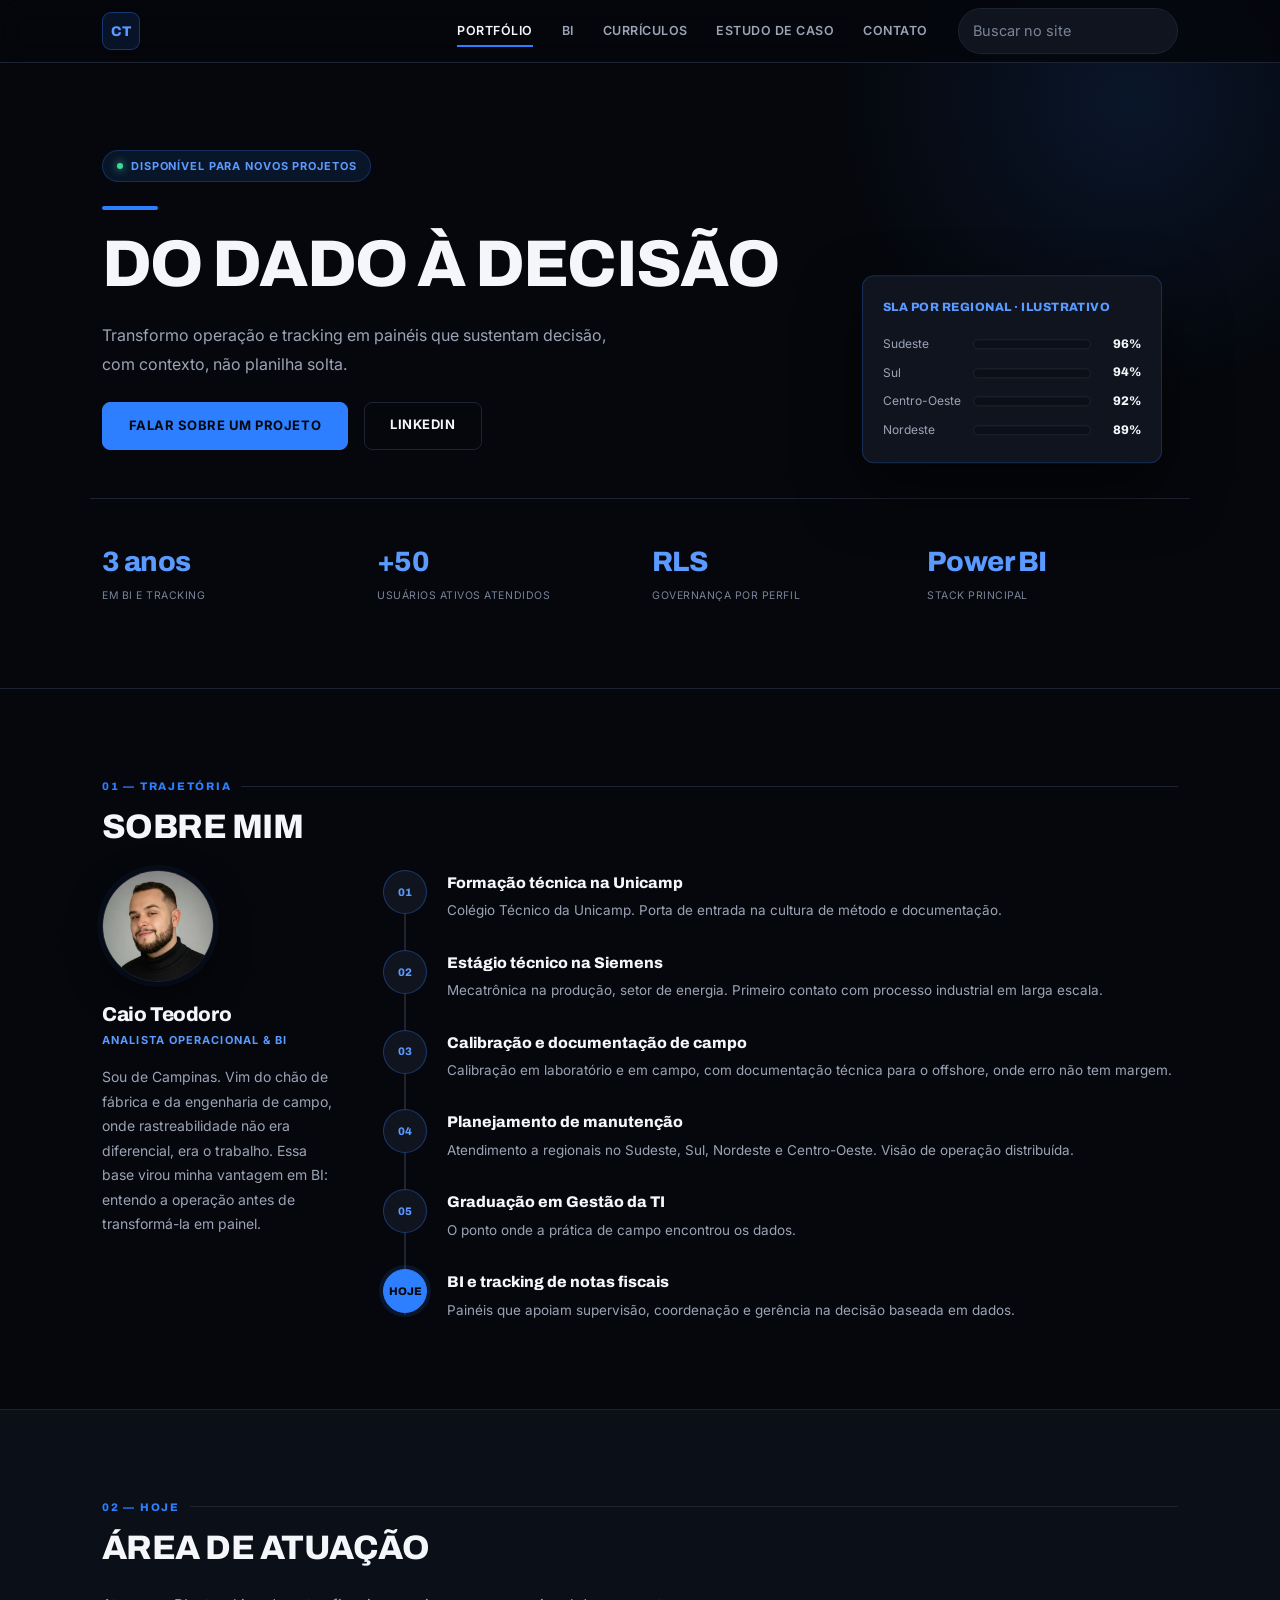
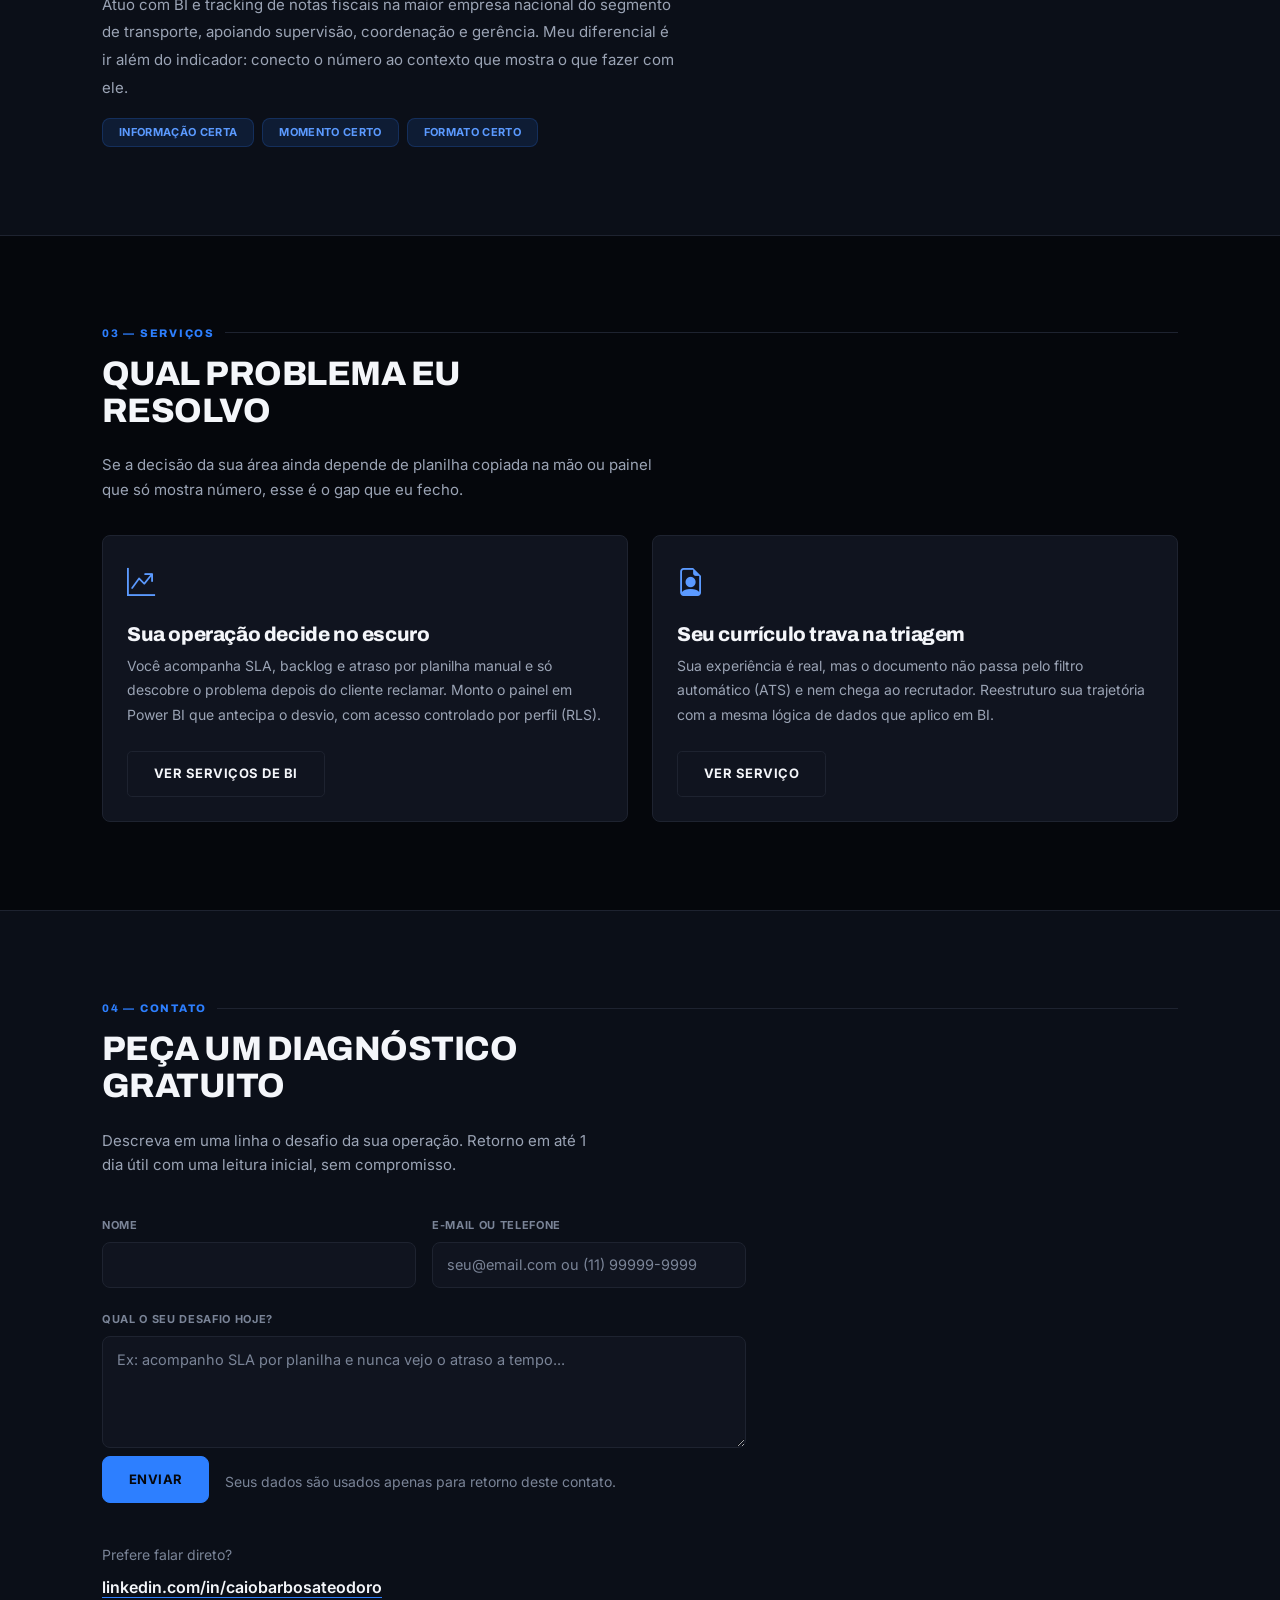
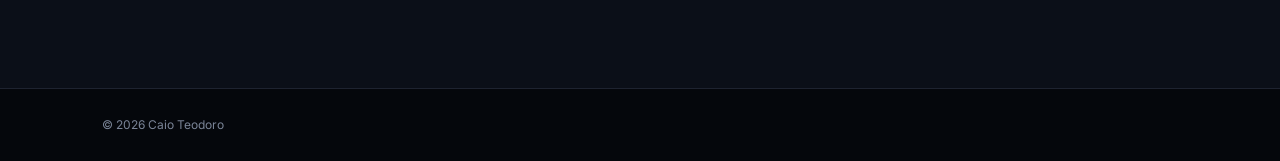
<file: index.html>
<!DOCTYPE html>
<html lang="pt-BR" data-bs-theme="dark">
<head>
<meta charset="UTF-8">
<meta name="viewport" content="width=device-width, initial-scale=1.0">
<title>Caio Teodoro | Analista Operacional & BI</title>
<meta name="description" content="Portfólio de Caio Teodoro, Analista Operacional e de BI. Soluções em Power BI, tracking e governança de dados para decisão baseada em contexto.">
<meta name="author" content="Caio Teodoro">

<link rel="canonical" href="https://caioteodorob.github.io/index.html">
<meta property="og:type" content="website">
<meta property="og:title" content="Caio Teodoro | Analista Operacional & BI">
<meta property="og:description" content="Portfólio de Caio Teodoro, Analista Operacional e de BI. Soluções em Power BI, tracking e governança de dados para decisão baseada em contexto.">
<meta property="og:url" content="https://caioteodorob.github.io/index.html">
<meta property="og:image" content="https://caioteodorob.github.io/assets/og-cover.png">
<meta property="og:locale" content="pt_BR">
<meta name="twitter:card" content="summary_large_image">
<meta name="twitter:title" content="Caio Teodoro | Analista Operacional & BI">
<meta name="twitter:description" content="Portfólio de Caio Teodoro, Analista Operacional e de BI. Soluções em Power BI, tracking e governança de dados para decisão baseada em contexto.">
<meta name="twitter:image" content="https://caioteodorob.github.io/assets/og-cover.png">

<link rel="icon" href="assets/favicon.svg" type="image/svg+xml">
<link rel="preconnect" href="https://fonts.googleapis.com">
<link rel="preconnect" href="https://fonts.gstatic.com" crossorigin>
<link href="https://fonts.googleapis.com/css2?family=Archivo:wght@700;800;900&family=Inter:wght@300;400;500;600;700&display=swap" rel="stylesheet">
<link rel="stylesheet" href="https://cdn.jsdelivr.net/npm/bootstrap@5.3.3/dist/css/bootstrap.min.css">
<link rel="stylesheet" href="https://cdn.jsdelivr.net/npm/bootstrap-icons@1.11.3/font/bootstrap-icons.css">
<link rel="stylesheet" href="styles.css">

<!-- ANALYTICS: Microsoft Clarity (gratuito). Descomente e troque SEU_ID_CLARITY.
     Painel em https://clarity.microsoft.com mostra mapa de calor, gravacao de sessao
     e de onde vem o visitante. Use por ~15 dias para saber se falta trafego ou conversao. -->
<!--
<script type="text/javascript">
  (function(c,l,a,r,i,t,y){c[a]=c[a]||function(){(c[a].q=c[a].q||[]).push(arguments)};
  t=l.createElement(r);t.async=1;t.src="https://www.clarity.ms/tag/"+i;
  y=l.getElementsByTagName(r)[0];y.parentNode.insertBefore(t,y);})(window,document,"clarity","script","SEU_ID_CLARITY");
</script>
-->
</head>
<body>

<nav class="navbar navbar-expand-lg fixed-top navbar-blur border-bottom" style="--bs-border-color:var(--line);">
  <div class="container-xl">
    <a href="index.html" class="navbar-brand py-0" aria-label="Caio Teodoro — página inicial"><span class="brand-mark">CT</span></a>
    <button class="navbar-toggler" type="button" data-bs-toggle="collapse" data-bs-target="#navLinks" aria-controls="navLinks" aria-expanded="false" aria-label="Abrir menu">
      <span class="navbar-toggler-icon"></span>
    </button>
    <div class="collapse navbar-collapse" id="navLinks">
      <ul class="navbar-nav ms-auto mb-3 mb-lg-0 align-items-lg-center">
        <li class="nav-item"><a class="nav-link active" href="index.html">Portfólio</a></li>
        <li class="nav-item"><a class="nav-link" href="bi.html">BI</a></li>
        <li class="nav-item"><a class="nav-link" href="curriculos.html">Currículos</a></li>
        <li class="nav-item"><a class="nav-link" href="caso-agro.html">Estudo de caso</a></li>
        <li class="nav-item"><a class="nav-link" href="#contato">Contato</a></li>
      </ul>
      <div class="nav-search-wrap ms-lg-3">
        <input type="text" id="siteSearch" class="form-control nav-search-input" placeholder="Buscar no site" autocomplete="off" aria-label="Buscar no site">
        <ul class="nav-search-results" id="siteSearchResults"></ul>
      </div>
    </div>
  </div>
</nav>

<header class="hero">
  <div class="container-xl position-relative">
    <div style="max-width:680px;">
      <span class="status-pill mb-3"><span class="status-dot"></span>Disponível para novos projetos</span>
      <h1 class="display-brand mt-2">Do dado à <em>decisão</em></h1>
      <p class="fs-6 mt-4" style="max-width:520px; color:var(--ink-2); line-height:1.8;">Transformo operação e tracking em painéis que sustentam decisão, com contexto, não planilha solta.</p>
      <div class="d-flex flex-wrap gap-3 mt-4">
        <a href="#contato" class="btn btn-primary">Falar sobre um projeto</a>
        <a href="https://www.linkedin.com/in/caiobarbosateodoro/" target="_blank" rel="noopener" class="btn btn-outline-light">LinkedIn</a>
      </div>
    </div>

    <div class="hero-visual">
      <div class="data-panel">
        <div class="data-panel-head">SLA por regional · ilustrativo</div>
        <div class="d-flex flex-column gap-2">
          <div class="bar-row"><span>Sudeste</span><span class="bar-track"><span class="bar-fill" style="width:96%;"></span></span><span class="bar-val">96%</span></div>
          <div class="bar-row"><span>Sul</span><span class="bar-track"><span class="bar-fill" style="width:94%;"></span></span><span class="bar-val">94%</span></div>
          <div class="bar-row"><span>Centro-Oeste</span><span class="bar-track"><span class="bar-fill" style="width:92%;"></span></span><span class="bar-val">92%</span></div>
          <div class="bar-row"><span>Nordeste</span><span class="bar-track"><span class="bar-fill" style="width:89%;"></span></span><span class="bar-val">89%</span></div>
        </div>
      </div>
    </div>

    <div class="row mt-5 pt-4 gx-4 gy-3" style="border-top:1px solid var(--line);">
      <div class="col-6 col-md-3"><div class="stat-num">3 anos</div><div class="stat-label">em BI e tracking</div></div>
      <div class="col-6 col-md-3"><div class="stat-num">+50</div><div class="stat-label">usuários ativos atendidos</div></div>
      <div class="col-6 col-md-3"><div class="stat-num">RLS</div><div class="stat-label">governança por perfil</div></div>
      <div class="col-6 col-md-3"><div class="stat-num">Power BI</div><div class="stat-label">stack principal</div></div>
    </div>
  </div>
</header>

<section id="sobre" class="py-section">
  <div class="container-xl">
    <div class="kicker">01 — Trajetória</div>
    <div class="sec-title mb-4">Sobre mim</div>

    <div class="row g-5">
      <aside class="col-lg-3">
        <div class="about-photo mb-3">
          <picture>
            <source srcset="assets/avatar.webp" type="image/webp">
            <img src="assets/avatar.jpg" alt="Caio Teodoro" width="112" height="112" loading="lazy">
          </picture>
        </div>
        <div class="font-display fs-5">Caio Teodoro</div>
        <div class="mb-3" style="color:var(--electric-2); font-size:11px; font-weight:700; text-transform:uppercase; letter-spacing:.1em;">Analista Operacional &amp; BI</div>
        <p style="color:var(--ink-2); font-size:14px; line-height:1.75;">Sou de Campinas. Vim do chão de fábrica e da engenharia de campo, onde rastreabilidade não era diferencial, era o trabalho. Essa base virou minha vantagem em BI: entendo a operação antes de transformá-la em painel.</p>
      </aside>

      <div class="col-lg-9">
        <ol class="timeline">
          <li class="tl-item">
            <div class="tl-marker">01</div>
            <div>
              <div class="tl-title">Formação técnica na Unicamp</div>
              <div class="tl-desc">Colégio Técnico da Unicamp. Porta de entrada na cultura de método e documentação.</div>
            </div>
          </li>
          <li class="tl-item">
            <div class="tl-marker">02</div>
            <div>
              <div class="tl-title">Estágio técnico na Siemens</div>
              <div class="tl-desc">Mecatrônica na produção, setor de energia. Primeiro contato com processo industrial em larga escala.</div>
            </div>
          </li>
          <li class="tl-item">
            <div class="tl-marker">03</div>
            <div>
              <div class="tl-title">Calibração e documentação de campo</div>
              <div class="tl-desc">Calibração em laboratório e em campo, com documentação técnica para o offshore, onde erro não tem margem.</div>
            </div>
          </li>
          <li class="tl-item">
            <div class="tl-marker">04</div>
            <div>
              <div class="tl-title">Planejamento de manutenção</div>
              <div class="tl-desc">Atendimento a regionais no Sudeste, Sul, Nordeste e Centro-Oeste. Visão de operação distribuída.</div>
            </div>
          </li>
          <li class="tl-item">
            <div class="tl-marker">05</div>
            <div>
              <div class="tl-title">Graduação em Gestão da TI</div>
              <div class="tl-desc">O ponto onde a prática de campo encontrou os dados.</div>
            </div>
          </li>
          <li class="tl-item tl-now">
            <div class="tl-marker">Hoje</div>
            <div>
              <div class="tl-title">BI e tracking de notas fiscais</div>
              <div class="tl-desc">Painéis que apoiam supervisão, coordenação e gerência na decisão baseada em dados.</div>
            </div>
          </li>
        </ol>
      </div>
    </div>
  </div>
</section>

<section class="py-section bg-panel-section">
  <div class="container-xl">
    <div class="kicker">02 — Hoje</div>
    <div class="sec-title mb-4">Área de atuação</div>
    <p style="max-width:64ch; color:var(--ink-2); font-size:15px; line-height:1.85;">Atuo com BI e tracking de notas fiscais na maior empresa nacional do segmento de transporte, apoiando supervisão, coordenação e gerência. Meu diferencial é ir além do indicador: conecto o número ao contexto que mostra o que fazer com ele.</p>
    <div class="d-flex flex-wrap gap-2 mt-3">
      <span class="badge badge-tag rounded-2 px-3 py-2">Informação certa</span>
      <span class="badge badge-tag rounded-2 px-3 py-2">Momento certo</span>
      <span class="badge badge-tag rounded-2 px-3 py-2">Formato certo</span>
    </div>
  </div>
</section>

<section class="py-section">
  <div class="container-xl">
    <div class="kicker">03 — Serviços</div>
    <div class="sec-title mb-4">Qual problema eu resolvo</div>
    <p style="max-width:64ch; color:var(--ink-2); font-size:15px; margin-bottom:32px;">Se a decisão da sua área ainda depende de planilha copiada na mão ou painel que só mostra número, esse é o gap que eu fecho.</p>

    <div class="row g-4">
      <div class="col-md-6">
        <a href="bi.html" class="card card-hover h-100 text-decoration-none p-4">
          <div class="card-body p-0">
            <i class="bi bi-graph-up-arrow fs-3" style="color:var(--electric-2);"></i>
            <h3 class="font-display fs-5 mt-3 mb-2" style="color:var(--ink);">Sua operação decide no escuro</h3>
            <p style="color:var(--ink-2); font-size:14px; line-height:1.75;">Você acompanha SLA, backlog e atraso por planilha manual e só descobre o problema depois do cliente reclamar. Monto o painel em Power BI que antecipa o desvio, com acesso controlado por perfil (RLS).</p>
            <span class="btn btn-outline-light btn-sm mt-2">Ver serviços de BI</span>
          </div>
        </a>
      </div>
      <div class="col-md-6">
        <a href="curriculos.html" class="card card-hover h-100 text-decoration-none p-4">
          <div class="card-body p-0">
            <i class="bi bi-file-earmark-person fs-3" style="color:var(--electric-2);"></i>
            <h3 class="font-display fs-5 mt-3 mb-2" style="color:var(--ink);">Seu currículo trava na triagem</h3>
            <p style="color:var(--ink-2); font-size:14px; line-height:1.75;">Sua experiência é real, mas o documento não passa pelo filtro automático (ATS) e nem chega ao recrutador. Reestruturo sua trajetória com a mesma lógica de dados que aplico em BI.</p>
            <span class="btn btn-outline-light btn-sm mt-2">Ver serviço</span>
          </div>
        </a>
      </div>
    </div>
  </div>
</section>

<section id="contato" class="py-section bg-panel-section">
  <div class="container-xl">
    <div class="kicker">04 — Contato</div>
    <div class="sec-title mb-4">Peça um diagnóstico gratuito</div>
    <p style="max-width:56ch; color:var(--ink-2); font-size:15px; margin-bottom:32px;">Descreva em uma linha o desafio da sua operação. Retorno em até 1 dia útil com uma leitura inicial, sem compromisso.</p>

    <form class="row g-3" style="max-width:660px;" id="contatoForm" data-supabase data-tipo="contato">
      <div class="hp-field" aria-hidden="true">
        <label>Não preencha este campo</label>
        <input type="text" name="website" tabindex="-1" autocomplete="off">
      </div>
      <div class="col-md-6">
        <label class="form-label">Nome</label>
        <input type="text" name="nome" class="form-control" required>
      </div>
      <div class="col-md-6">
        <label class="form-label">E-mail ou telefone</label>
        <input type="text" name="contato" class="form-control" placeholder="seu@email.com ou (11) 99999-9999" required>
      </div>
      <div class="col-12">
        <label class="form-label">Qual o seu desafio hoje?</label>
        <textarea name="detalhes" class="form-control" rows="4" placeholder="Ex: acompanho SLA por planilha e nunca vejo o atraso a tempo..."></textarea>
      </div>
      <div class="col-12 d-flex align-items-center gap-3 flex-wrap mt-2">
        <button type="submit" class="btn btn-primary">Enviar</button>
        <span class="form-text mb-0">Seus dados são usados apenas para retorno deste contato.</span>
      </div>
      <div class="col-12">
        <div class="alert d-none confirm-msg" id="confirmBox" style="background:var(--electric-dim); border:1px solid rgba(45,127,255,.3); color:var(--electric-2);">Recebido. Retorno em até 1 dia útil pelo contato informado.</div>
      </div>
    </form>

    <p class="form-text mt-4 mb-2">Prefere falar direto?</p>
    <a href="https://www.linkedin.com/in/caiobarbosateodoro/" target="_blank" rel="noopener" class="fw-semibold" style="color:var(--ink); border-bottom:1px solid var(--electric);">linkedin.com/in/caiobarbosateodoro</a>
  </div>
</section>

<footer class="site-footer">
  <div class="container-xl d-flex justify-content-between align-items-center flex-wrap gap-2">
    <span>© 2026 Caio Teodoro</span>
  </div>
</footer>

<script src="https://cdn.jsdelivr.net/npm/bootstrap@5.3.3/dist/js/bootstrap.bundle.min.js"></script>
<script src="app.js" defer></script>
</body>
</html>
</file>
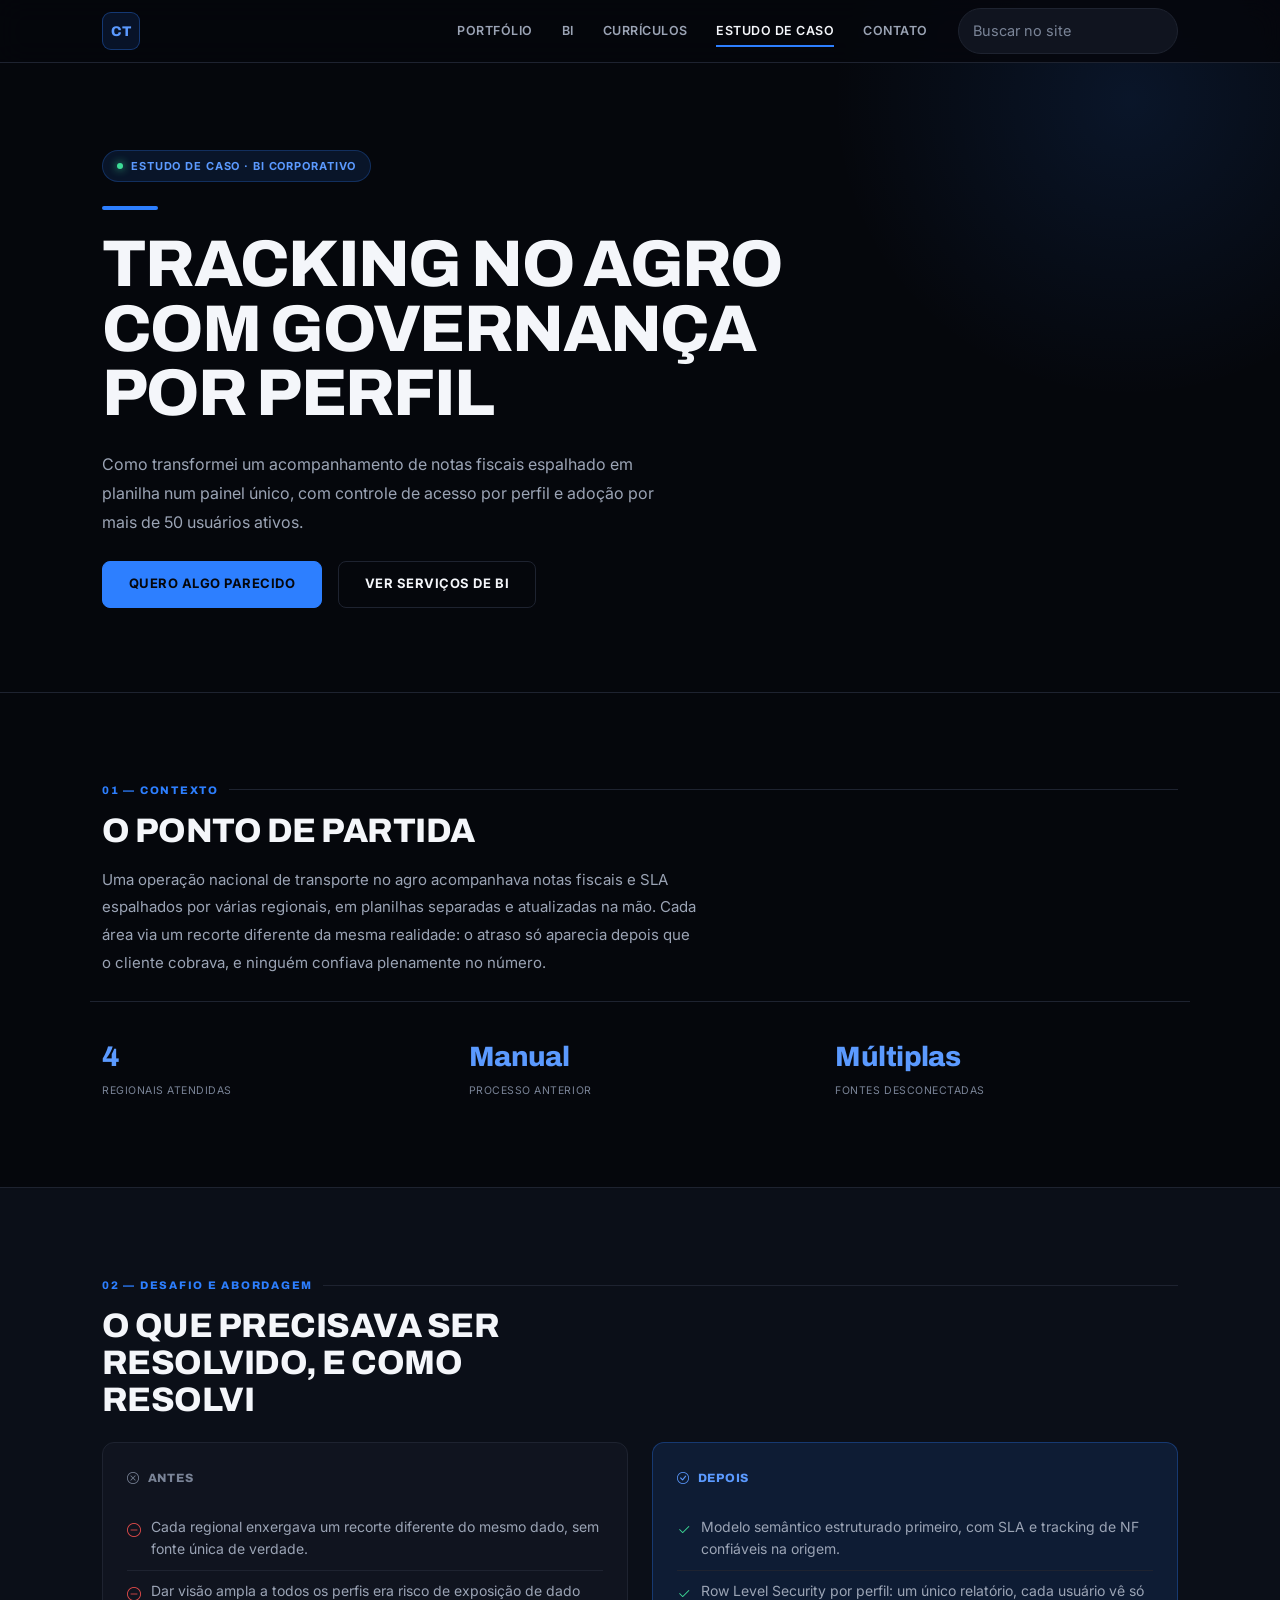
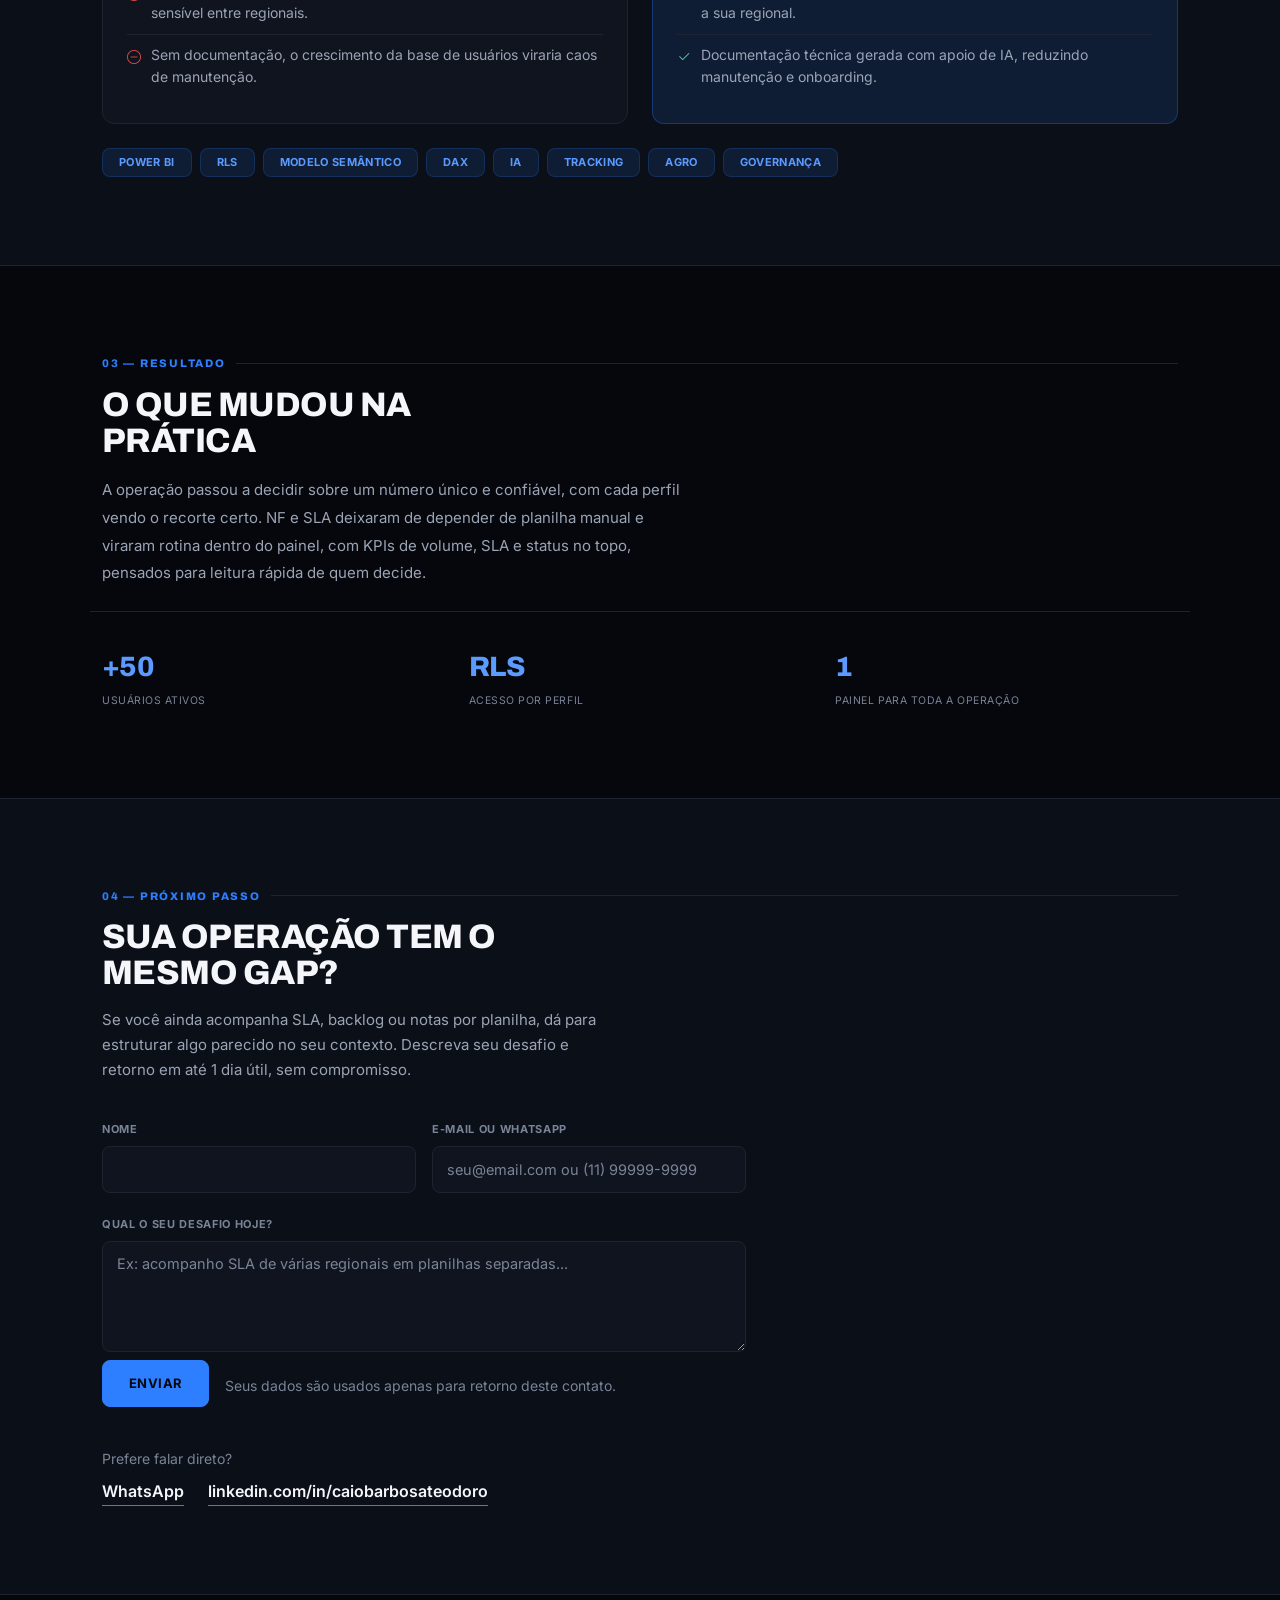
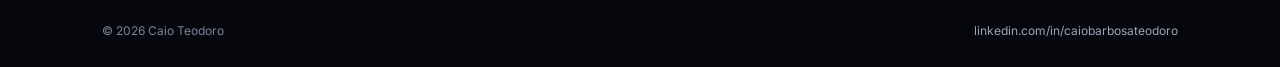
<file: caso-agro.html>
<!DOCTYPE html>
<html lang="pt-BR" data-bs-theme="dark">
<head>
<meta charset="UTF-8">
<meta name="viewport" content="width=device-width, initial-scale=1.0">
<title>Estudo de caso: BI corporativo com RLS no agro | Caio Teodoro</title>
<meta name="description" content="Estudo de caso de um projeto de Business Intelligence para tracking no setor agro, com Row Level Security por perfil, modelo semântico documentado e adoção em larga escala.">
<meta name="author" content="Caio Teodoro">

<link rel="canonical" href="https://caioteodorob.github.io/caso-agro.html">
<meta property="og:type" content="article">
<meta property="og:title" content="Estudo de caso: BI corporativo com RLS no agro | Caio Teodoro">
<meta property="og:description" content="Como estruturei um BI de tracking no agro com governança por perfil (RLS), documentação com IA e adoção por mais de 50 usuários ativos.">
<meta property="og:url" content="https://caioteodorob.github.io/caso-agro.html">
<meta property="og:image" content="https://caioteodorob.github.io/assets/og-cover.png">
<meta property="og:locale" content="pt_BR">
<meta name="twitter:card" content="summary_large_image">
<meta name="twitter:title" content="Estudo de caso: BI corporativo com RLS no agro | Caio Teodoro">
<meta name="twitter:description" content="Como estruturei um BI de tracking no agro com governança por perfil (RLS), documentação com IA e adoção por mais de 50 usuários ativos.">
<meta name="twitter:image" content="https://caioteodorob.github.io/assets/og-cover.png">

<link rel="icon" href="assets/favicon.svg" type="image/svg+xml">
<link rel="preconnect" href="https://fonts.googleapis.com">
<link rel="preconnect" href="https://fonts.gstatic.com" crossorigin>
<link href="https://fonts.googleapis.com/css2?family=Archivo:wght@700;800;900&family=Inter:wght@300;400;500;600;700&display=swap" rel="stylesheet">
<link rel="stylesheet" href="https://cdn.jsdelivr.net/npm/bootstrap@5.3.3/dist/css/bootstrap.min.css">
<link rel="stylesheet" href="https://cdn.jsdelivr.net/npm/bootstrap-icons@1.11.3/font/bootstrap-icons.css">
<link rel="stylesheet" href="styles.css">

<!-- ANALYTICS: Microsoft Clarity (gratuito). Descomente e troque SEU_ID_CLARITY.
     Painel em https://clarity.microsoft.com mostra mapa de calor, gravacao de sessao
     e de onde vem o visitante. Use por ~15 dias para saber se falta trafego ou conversao. -->
<!--
<script type="text/javascript">
  (function(c,l,a,r,i,t,y){c[a]=c[a]||function(){(c[a].q=c[a].q||[]).push(arguments)};
  t=l.createElement(r);t.async=1;t.src="https://www.clarity.ms/tag/"+i;
  y=l.getElementsByTagName(r)[0];y.parentNode.insertBefore(t,y);})(window,document,"clarity","script","SEU_ID_CLARITY");
</script>
-->
</head>
<body>

<nav class="navbar navbar-expand-lg fixed-top navbar-blur border-bottom" style="--bs-border-color:var(--line);">
  <div class="container-xl">
    <a href="index.html" class="navbar-brand py-0" aria-label="Caio Teodoro — página inicial"><span class="brand-mark">CT</span></a>
    <button class="navbar-toggler" type="button" data-bs-toggle="collapse" data-bs-target="#navLinks" aria-controls="navLinks" aria-expanded="false" aria-label="Abrir menu">
      <span class="navbar-toggler-icon"></span>
    </button>
    <div class="collapse navbar-collapse" id="navLinks">
      <ul class="navbar-nav ms-auto mb-3 mb-lg-0 align-items-lg-center">
        <li class="nav-item"><a class="nav-link" href="index.html">Portfólio</a></li>
        <li class="nav-item"><a class="nav-link" href="bi.html">BI</a></li>
        <li class="nav-item"><a class="nav-link" href="curriculos.html">Currículos</a></li>
        <li class="nav-item"><a class="nav-link active" href="caso-agro.html">Estudo de caso</a></li>
        <li class="nav-item"><a class="nav-link" href="#contato">Contato</a></li>
      </ul>
      <div class="nav-search-wrap ms-lg-3">
        <input type="text" id="siteSearch" class="form-control nav-search-input" placeholder="Buscar no site" autocomplete="off" aria-label="Buscar no site">
        <ul class="nav-search-results" id="siteSearchResults"></ul>
      </div>
    </div>
  </div>
</nav>

<header class="hero">
  <div class="container-xl">
    <span class="status-pill mb-3"><span class="status-dot"></span>Estudo de caso · BI corporativo</span>
    <h1 class="display-brand mt-2" style="max-width:18ch;">Tracking no agro com governança por <em>perfil</em></h1>
    <p class="fs-6 mt-4" style="max-width:560px; color:var(--ink-2); line-height:1.8;">Como transformei um acompanhamento de notas fiscais espalhado em planilha num painel único, com controle de acesso por perfil e adoção por mais de 50 usuários ativos.</p>
    <div class="d-flex flex-wrap gap-3 mt-4">
      <!-- TROQUE 5519999999999 pelo seu WhatsApp real (DDI 55 + DDD + numero) -->
      <a href="https://wa.me/5519999999999?text=Ol%C3%A1%20Caio%2C%20vi%20o%20estudo%20de%20caso%20do%20agro%20e%20quero%20algo%20parecido." target="_blank" rel="noopener" class="btn btn-primary">Quero algo parecido</a>
      <a href="bi.html" class="btn btn-outline-light">Ver serviços de BI</a>
    </div>
  </div>
</header>

<section id="contexto" class="py-section">
  <div class="container-xl">
    <div class="kicker">01 — Contexto</div>
    <div class="sec-title mb-3">O ponto de partida</div>
    <p style="max-width:66ch; color:var(--ink-2); font-size:15px; line-height:1.85;">Uma operação nacional de transporte no agro acompanhava notas fiscais e SLA espalhados por várias regionais, em planilhas separadas e atualizadas na mão. Cada área via um recorte diferente da mesma realidade: o atraso só aparecia depois que o cliente cobrava, e ninguém confiava plenamente no número.</p>

    <!-- Se tiver um numero real da dor inicial (ex: horas/semana gastas em planilha,
         numero de bases separadas), troque os valores abaixo. -->
    <div class="row mt-4 pt-3 gx-4 gy-3" style="border-top:1px solid var(--line);">
      <div class="col-6 col-md-4"><div class="stat-num">4</div><div class="stat-label">Regionais atendidas</div></div>
      <div class="col-6 col-md-4"><div class="stat-num">Manual</div><div class="stat-label">Processo anterior</div></div>
      <div class="col-6 col-md-4"><div class="stat-num">Múltiplas</div><div class="stat-label">Fontes desconectadas</div></div>
    </div>
  </div>
</section>

<section id="desafio" class="py-section bg-panel-section">
  <div class="container-xl">
    <div class="kicker">02 — Desafio e abordagem</div>
    <div class="sec-title mb-4">O que precisava ser resolvido, e como resolvi</div>

    <div class="row g-4">
      <div class="col-lg-6">
        <div class="compare-col is-before">
          <div class="compare-head"><i class="bi bi-x-circle"></i>Antes</div>
          <div class="compare-item"><i class="bi bi-dash-circle"></i>Cada regional enxergava um recorte diferente do mesmo dado, sem fonte única de verdade.</div>
          <div class="compare-item"><i class="bi bi-dash-circle"></i>Dar visão ampla a todos os perfis era risco de exposição de dado sensível entre regionais.</div>
          <div class="compare-item"><i class="bi bi-dash-circle"></i>Sem documentação, o crescimento da base de usuários viraria caos de manutenção.</div>
        </div>
      </div>
      <div class="col-lg-6">
        <div class="compare-col is-after">
          <div class="compare-head"><i class="bi bi-check-circle"></i>Depois</div>
          <div class="compare-item"><i class="bi bi-check2"></i>Modelo semântico estruturado primeiro, com SLA e tracking de NF confiáveis na origem.</div>
          <div class="compare-item"><i class="bi bi-check2"></i>Row Level Security por perfil: um único relatório, cada usuário vê só a sua regional.</div>
          <div class="compare-item"><i class="bi bi-check2"></i>Documentação técnica gerada com apoio de IA, reduzindo manutenção e onboarding.</div>
        </div>
      </div>
    </div>

    <div class="d-flex flex-wrap gap-2 mt-4">
      <span class="badge badge-tag rounded-2 px-3 py-2">Power BI</span>
      <span class="badge badge-tag rounded-2 px-3 py-2">RLS</span>
      <span class="badge badge-tag rounded-2 px-3 py-2">Modelo Semântico</span>
      <span class="badge badge-tag rounded-2 px-3 py-2">DAX</span>
      <span class="badge badge-tag rounded-2 px-3 py-2">IA</span>
      <span class="badge badge-tag rounded-2 px-3 py-2">Tracking</span>
      <span class="badge badge-tag rounded-2 px-3 py-2">Agro</span>
      <span class="badge badge-tag rounded-2 px-3 py-2">Governança</span>
    </div>
  </div>
</section>

<section id="resultado" class="py-section">
  <div class="container-xl">
    <div class="kicker">03 — Resultado</div>
    <div class="sec-title mb-3">O que mudou na prática</div>
    <p style="max-width:66ch; color:var(--ink-2); font-size:15px; line-height:1.85;">A operação passou a decidir sobre um número único e confiável, com cada perfil vendo o recorte certo. NF e SLA deixaram de depender de planilha manual e viraram rotina dentro do painel, com KPIs de volume, SLA e status no topo, pensados para leitura rápida de quem decide.</p>

    <!-- METRICAS REAIS: substitua os valores comentados pelos numeros que voce medir.
         Nao publique numero que voce nao consiga sustentar se o cliente perguntar. -->
    <div class="row mt-4 pt-3 gx-4 gy-3" style="border-top:1px solid var(--line);">
      <div class="col-6 col-md-4"><div class="stat-num">+50</div><div class="stat-label">Usuários ativos</div></div>
      <div class="col-6 col-md-4"><div class="stat-num">RLS</div><div class="stat-label">Acesso por perfil</div></div>
      <div class="col-6 col-md-4"><div class="stat-num">1</div><div class="stat-label">Painel para toda a operação</div></div>
    </div>
  </div>
</section>

<section id="contato" class="py-section bg-panel-section">
  <div class="container-xl">
    <div class="kicker">04 — Próximo passo</div>
    <div class="sec-title mb-3">Sua operação tem o mesmo gap?</div>
    <p style="max-width:56ch; color:var(--ink-2); font-size:15px; margin-bottom:32px;">Se você ainda acompanha SLA, backlog ou notas por planilha, dá para estruturar algo parecido no seu contexto. Descreva seu desafio e retorno em até 1 dia útil, sem compromisso.</p>

    <form class="row g-3" style="max-width:660px;" id="contatoForm" data-supabase data-tipo="caso-agro">
      <div class="hp-field" aria-hidden="true">
        <label>Não preencha este campo</label>
        <input type="text" name="website" tabindex="-1" autocomplete="off">
      </div>
      <div class="col-md-6">
        <label class="form-label">Nome</label>
        <input type="text" name="nome" class="form-control" required>
      </div>
      <div class="col-md-6">
        <label class="form-label">E-mail ou WhatsApp</label>
        <input type="text" name="contato" class="form-control" placeholder="seu@email.com ou (11) 99999-9999" required>
      </div>
      <div class="col-12">
        <label class="form-label">Qual o seu desafio hoje?</label>
        <textarea name="detalhes" class="form-control" rows="4" placeholder="Ex: acompanho SLA de várias regionais em planilhas separadas..."></textarea>
      </div>
      <div class="col-12 d-flex align-items-center gap-3 flex-wrap mt-2">
        <button type="submit" class="btn btn-primary">Enviar</button>
        <span class="form-text mb-0">Seus dados são usados apenas para retorno deste contato.</span>
      </div>
      <div class="col-12">
        <div class="alert d-none confirm-msg" id="confirmBox" style="background:var(--electric-dim); border:1px solid rgba(45,127,255,.3); color:var(--electric-2);">Recebido. Retorno em até 1 dia útil pelo contato informado.</div>
      </div>
    </form>

    <p class="form-text mt-4 mb-2">Prefere falar direto?</p>
    <div class="d-flex flex-wrap gap-4">
      <!-- TROQUE 5519999999999 pelo seu WhatsApp real (DDI 55 + DDD + numero) -->
      <a href="https://wa.me/5519999999999?text=Ol%C3%A1%20Caio%2C%20vi%20o%20estudo%20de%20caso%20do%20agro." target="_blank" rel="noopener" class="fw-semibold" style="color:var(--ink); border-bottom:1px solid var(--electric);">WhatsApp</a>
      <a href="https://www.linkedin.com/in/caiobarbosateodoro/" target="_blank" rel="noopener" class="fw-semibold" style="color:var(--ink); border-bottom:1px solid var(--electric);">linkedin.com/in/caiobarbosateodoro</a>
    </div>
  </div>
</section>

<footer class="site-footer">
  <div class="container-xl d-flex justify-content-between align-items-center flex-wrap gap-2">
    <span>© 2026 Caio Teodoro</span>
    <a href="https://www.linkedin.com/in/caiobarbosateodoro/" target="_blank">linkedin.com/in/caiobarbosateodoro</a>
  </div>
</footer>

<script src="https://cdn.jsdelivr.net/npm/bootstrap@5.3.3/dist/js/bootstrap.bundle.min.js"></script>
<script src="app.js" defer></script>
</body>
</html>
</file>
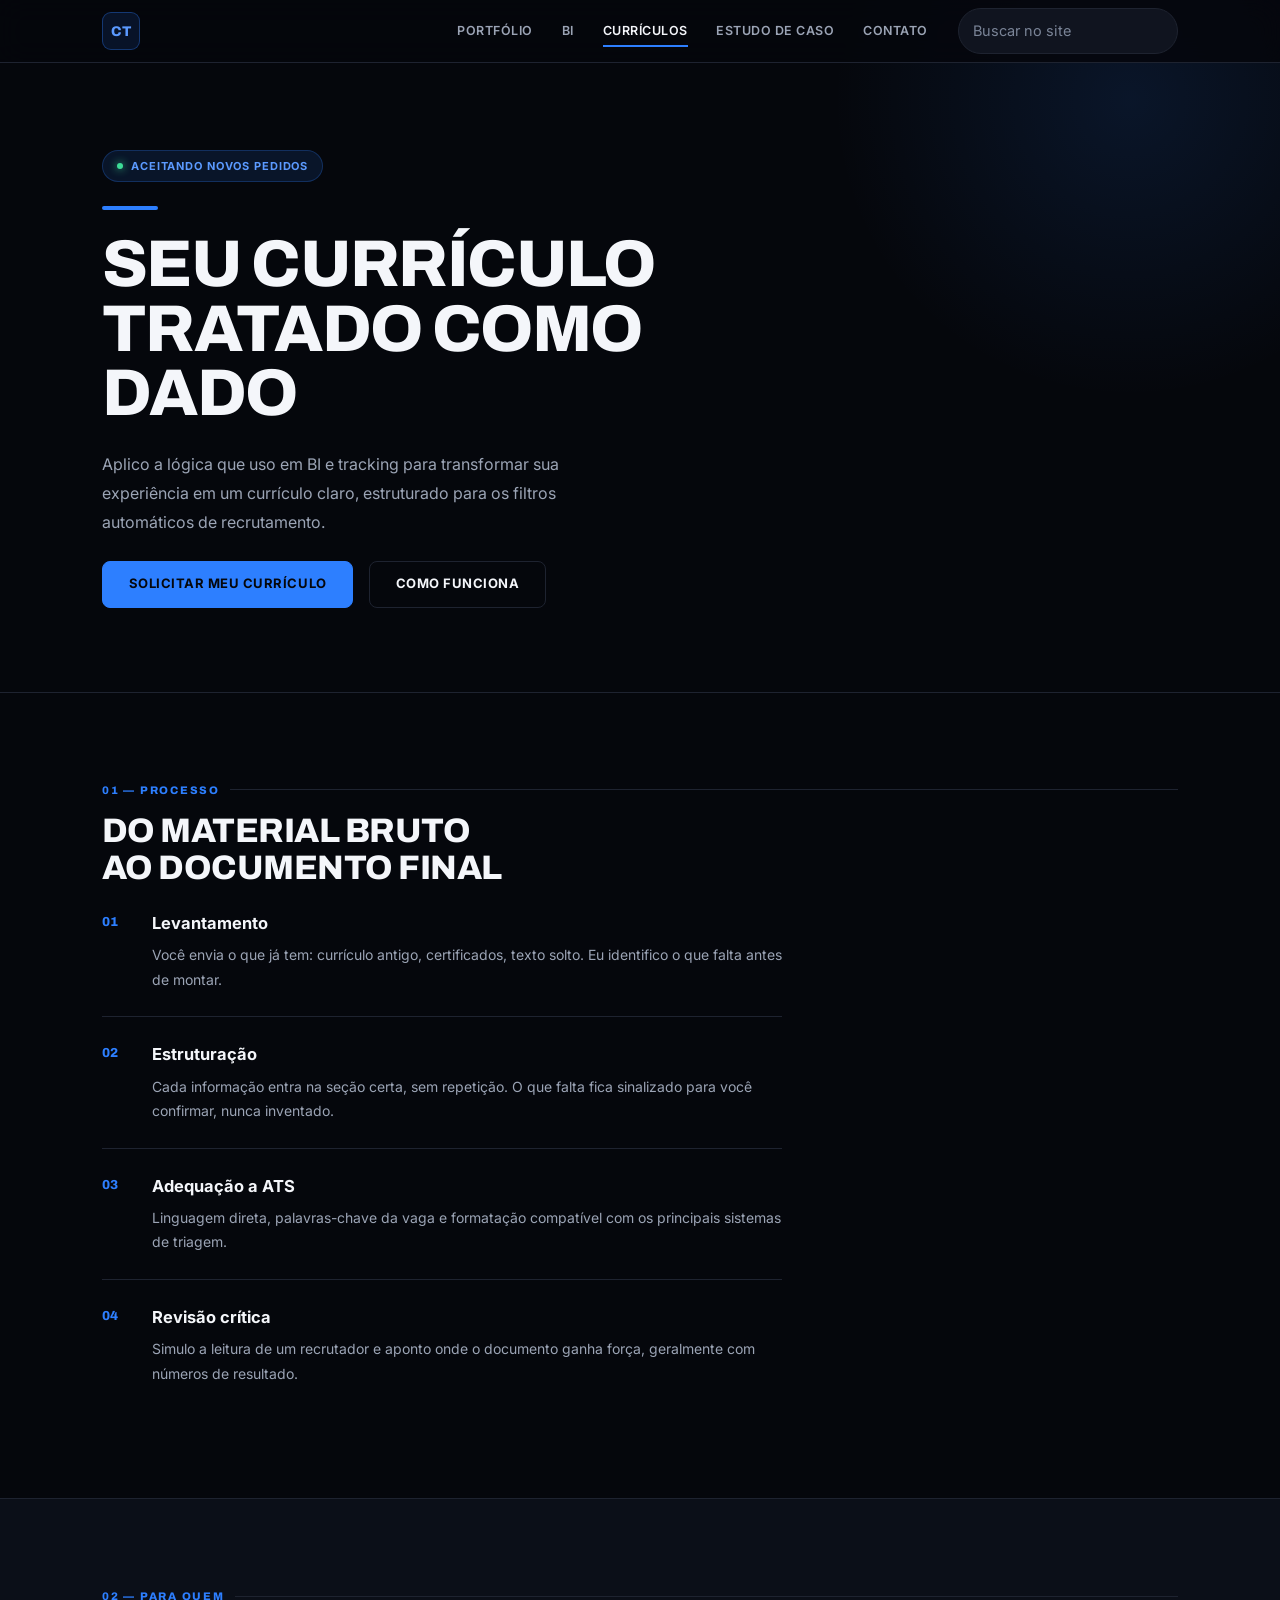
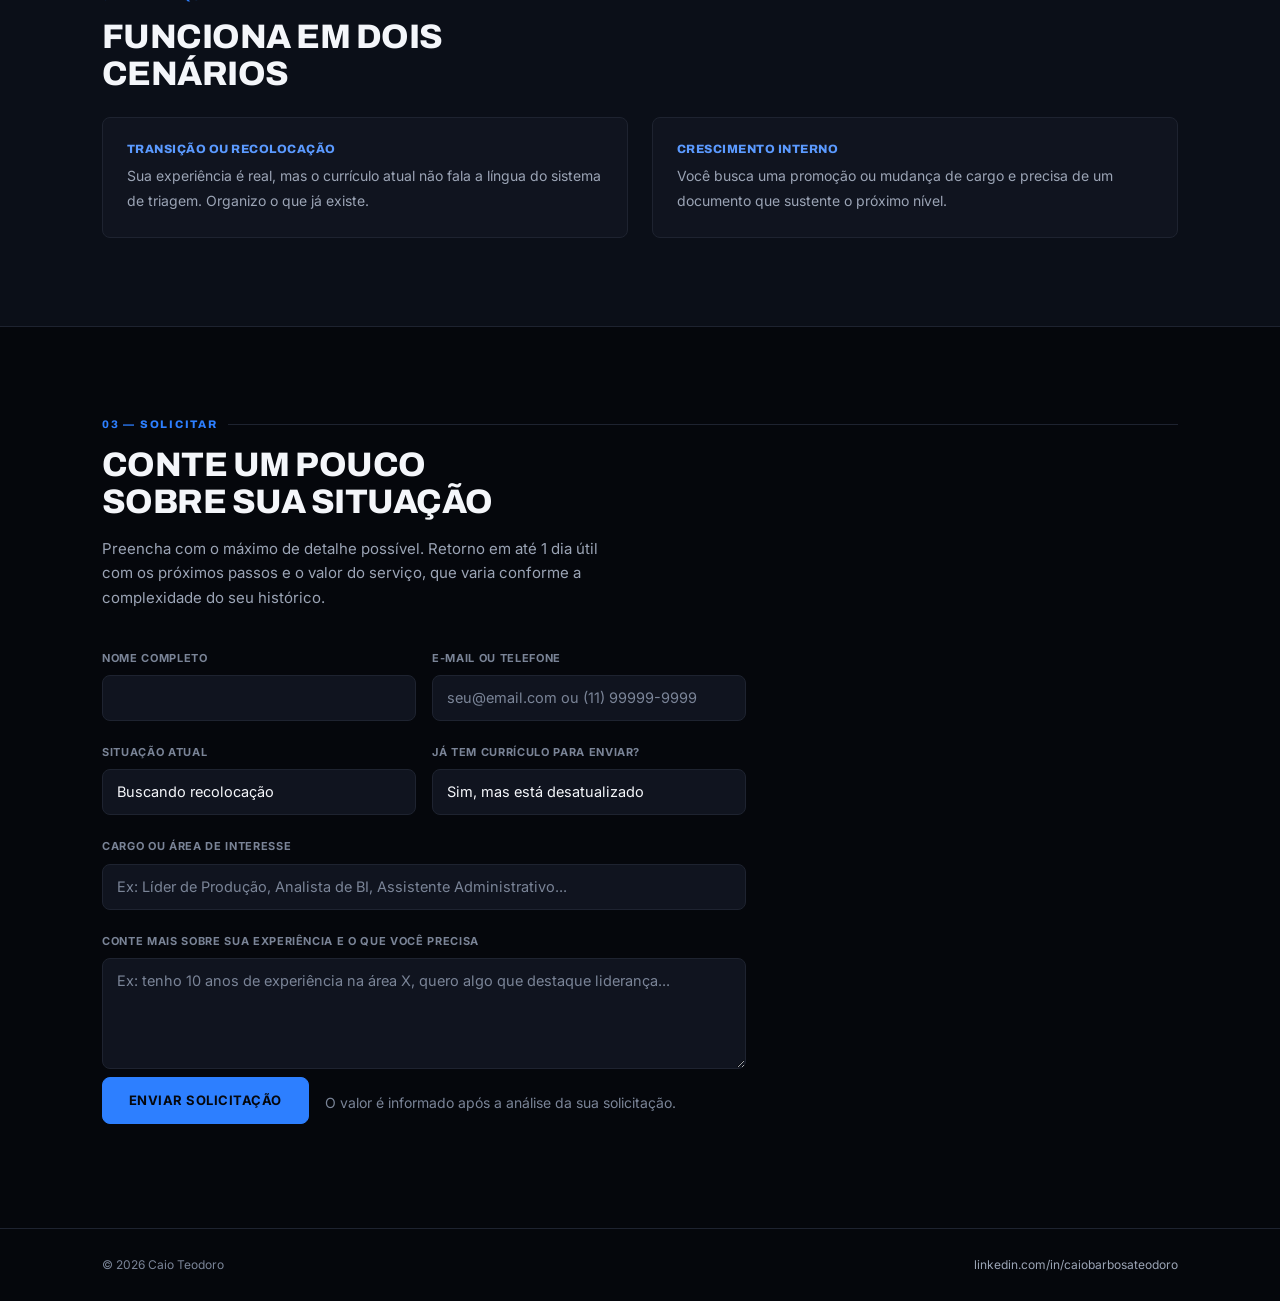
<file: curriculos.html>
<!DOCTYPE html>
<html lang="pt-BR" data-bs-theme="dark">
<head>
<meta charset="UTF-8">
<meta name="viewport" content="width=device-width, initial-scale=1.0">
<title>Serviços de Currículo | Caio Teodoro</title>
<meta name="description" content="Currículos estruturados e otimizados para sistemas de triagem automática (ATS), aplicando lógica de dados e tracking à sua trajetória profissional.">
<meta name="author" content="Caio Teodoro">

<link rel="canonical" href="https://caioteodorob.github.io/curriculos.html">
<meta property="og:type" content="website">
<meta property="og:title" content="Serviços de Currículo | Caio Teodoro">
<meta property="og:description" content="Currículos estruturados e otimizados para sistemas de triagem automática (ATS), aplicando lógica de dados e tracking à sua trajetória profissional.">
<meta property="og:url" content="https://caioteodorob.github.io/curriculos.html">
<meta property="og:image" content="https://caioteodorob.github.io/assets/og-cover.png">
<meta property="og:locale" content="pt_BR">
<meta name="twitter:card" content="summary_large_image">
<meta name="twitter:title" content="Serviços de Currículo | Caio Teodoro">
<meta name="twitter:description" content="Currículos estruturados e otimizados para sistemas de triagem automática (ATS), aplicando lógica de dados e tracking à sua trajetória profissional.">
<meta name="twitter:image" content="https://caioteodorob.github.io/assets/og-cover.png">

<link rel="icon" href="assets/favicon.svg" type="image/svg+xml">
<link rel="preconnect" href="https://fonts.googleapis.com">
<link rel="preconnect" href="https://fonts.gstatic.com" crossorigin>
<link href="https://fonts.googleapis.com/css2?family=Archivo:wght@700;800;900&family=Inter:wght@300;400;500;600;700&display=swap" rel="stylesheet">
<link rel="stylesheet" href="https://cdn.jsdelivr.net/npm/bootstrap@5.3.3/dist/css/bootstrap.min.css">
<link rel="stylesheet" href="https://cdn.jsdelivr.net/npm/bootstrap-icons@1.11.3/font/bootstrap-icons.css">
<link rel="stylesheet" href="styles.css">

<!-- ANALYTICS: Microsoft Clarity (gratuito). Descomente e troque SEU_ID_CLARITY.
     Painel em https://clarity.microsoft.com mostra mapa de calor, gravacao de sessao
     e de onde vem o visitante. Use por ~15 dias para saber se falta trafego ou conversao. -->
<!--
<script type="text/javascript">
  (function(c,l,a,r,i,t,y){c[a]=c[a]||function(){(c[a].q=c[a].q||[]).push(arguments)};
  t=l.createElement(r);t.async=1;t.src="https://www.clarity.ms/tag/"+i;
  y=l.getElementsByTagName(r)[0];y.parentNode.insertBefore(t,y);})(window,document,"clarity","script","SEU_ID_CLARITY");
</script>
-->
</head>
<body>

<nav class="navbar navbar-expand-lg fixed-top navbar-blur border-bottom" style="--bs-border-color:var(--line);">
  <div class="container-xl">
    <a href="index.html" class="navbar-brand py-0" aria-label="Caio Teodoro — página inicial"><span class="brand-mark">CT</span></a>
    <button class="navbar-toggler" type="button" data-bs-toggle="collapse" data-bs-target="#navLinks" aria-controls="navLinks" aria-expanded="false" aria-label="Abrir menu">
      <span class="navbar-toggler-icon"></span>
    </button>
    <div class="collapse navbar-collapse" id="navLinks">
      <ul class="navbar-nav ms-auto mb-3 mb-lg-0 align-items-lg-center">
        <li class="nav-item"><a class="nav-link" href="index.html">Portfólio</a></li>
        <li class="nav-item"><a class="nav-link" href="bi.html">BI</a></li>
        <li class="nav-item"><a class="nav-link active" href="curriculos.html">Currículos</a></li>
        <li class="nav-item"><a class="nav-link" href="caso-agro.html">Estudo de caso</a></li>
        <li class="nav-item"><a class="nav-link" href="#contato">Contato</a></li>
      </ul>
      <div class="nav-search-wrap ms-lg-3">
        <input type="text" id="siteSearch" class="form-control nav-search-input" placeholder="Buscar no site" autocomplete="off" aria-label="Buscar no site">
        <ul class="nav-search-results" id="siteSearchResults"></ul>
      </div>
    </div>
  </div>
</nav>

<header class="hero">
  <div class="container-xl">
    <span class="status-pill mb-3"><span class="status-dot"></span>Aceitando novos pedidos</span>
    <h1 class="display-brand mt-2" style="max-width:16ch;">Seu currículo tratado como <em>dado</em></h1>
    <p class="fs-6 mt-4" style="max-width:520px; color:var(--ink-2); line-height:1.8;">Aplico a lógica que uso em BI e tracking para transformar sua experiência em um currículo claro, estruturado para os filtros automáticos de recrutamento.</p>
    <div class="d-flex flex-wrap gap-3 mt-4">
      <a href="#contato" class="btn btn-primary">Solicitar meu currículo</a>
      <a href="#processo" class="btn btn-outline-light">Como funciona</a>
    </div>
  </div>
</header>

<section id="processo" class="py-section">
  <div class="container-xl">
    <div class="kicker">01 — Processo</div>
    <div class="sec-title mb-4">Do material bruto ao documento final</div>

    <div style="max-width:680px;">
      <div class="step-row">
        <div class="step-num">01</div>
        <div>
          <div class="step-title">Levantamento</div>
          <div class="step-desc">Você envia o que já tem: currículo antigo, certificados, texto solto. Eu identifico o que falta antes de montar.</div>
        </div>
      </div>
      <div class="step-row">
        <div class="step-num">02</div>
        <div>
          <div class="step-title">Estruturação</div>
          <div class="step-desc">Cada informação entra na seção certa, sem repetição. O que falta fica sinalizado para você confirmar, nunca inventado.</div>
        </div>
      </div>
      <div class="step-row">
        <div class="step-num">03</div>
        <div>
          <div class="step-title">Adequação a ATS</div>
          <div class="step-desc">Linguagem direta, palavras-chave da vaga e formatação compatível com os principais sistemas de triagem.</div>
        </div>
      </div>
      <div class="step-row">
        <div class="step-num">04</div>
        <div>
          <div class="step-title">Revisão crítica</div>
          <div class="step-desc">Simulo a leitura de um recrutador e aponto onde o documento ganha força, geralmente com números de resultado.</div>
        </div>
      </div>
    </div>
  </div>
</section>

<section class="py-section bg-panel-section">
  <div class="container-xl">
    <div class="kicker">02 — Para quem</div>
    <div class="sec-title mb-4">Funciona em dois cenários</div>
    <div class="row g-4">
      <div class="col-md-6">
        <div class="card card-hover h-100 p-4">
          <div class="card-body p-0">
            <h3 class="card-eyebrow mb-2">Transição ou recolocação</h3>
            <p class="mb-0" style="color:var(--ink-2); font-size:14px; line-height:1.75;">Sua experiência é real, mas o currículo atual não fala a língua do sistema de triagem. Organizo o que já existe.</p>
          </div>
        </div>
      </div>
      <div class="col-md-6">
        <div class="card card-hover h-100 p-4">
          <div class="card-body p-0">
            <h3 class="card-eyebrow mb-2">Crescimento interno</h3>
            <p class="mb-0" style="color:var(--ink-2); font-size:14px; line-height:1.75;">Você busca uma promoção ou mudança de cargo e precisa de um documento que sustente o próximo nível.</p>
          </div>
        </div>
      </div>
    </div>
  </div>
</section>

<section id="contato" class="py-section">
  <div class="container-xl">
    <div class="kicker">03 — Solicitar</div>
    <div class="sec-title mb-3">Conte um pouco sobre sua situação</div>
    <p style="max-width:56ch; color:var(--ink-2); font-size:15px; margin-bottom:32px;">Preencha com o máximo de detalhe possível. Retorno em até 1 dia útil com os próximos passos e o valor do serviço, que varia conforme a complexidade do seu histórico.</p>

    <form class="row g-3" style="max-width:660px;" id="curriculoForm" data-supabase data-tipo="curriculo">
      <div class="hp-field" aria-hidden="true">
        <label>Não preencha este campo</label>
        <input type="text" name="website" tabindex="-1" autocomplete="off">
      </div>
      <div class="col-md-6">
        <label class="form-label">Nome completo</label>
        <input type="text" name="nome" class="form-control" required>
      </div>
      <div class="col-md-6">
        <label class="form-label">E-mail ou telefone</label>
        <input type="text" name="contato" class="form-control" placeholder="seu@email.com ou (11) 99999-9999" required>
      </div>
      <div class="col-md-6">
        <label class="form-label">Situação atual</label>
        <select name="situacao" class="form-select">
          <option value="recolocacao" selected>Buscando recolocação</option>
          <option value="promocao">Promoção ou crescimento interno</option>
          <option value="primeiro-emprego">Primeiro emprego / estágio</option>
          <option value="mudanca-area">Mudança de área</option>
          <option value="outro">Outro</option>
        </select>
      </div>
      <div class="col-md-6">
        <label class="form-label">Já tem currículo para enviar?</label>
        <select name="tem_curriculo" class="form-select">
          <option value="sim-antigo" selected>Sim, mas está desatualizado</option>
          <option value="sim-recente">Sim, é recente</option>
          <option value="nao">Não tenho nenhum ainda</option>
        </select>
      </div>
      <div class="col-12">
        <label class="form-label">Cargo ou área de interesse</label>
        <input type="text" name="cargo_interesse" class="form-control" placeholder="Ex: Líder de Produção, Analista de BI, Assistente Administrativo...">
      </div>
      <div class="col-12">
        <label class="form-label">Conte mais sobre sua experiência e o que você precisa</label>
        <textarea name="detalhes" class="form-control" rows="4" placeholder="Ex: tenho 10 anos de experiência na área X, quero algo que destaque liderança..."></textarea>
      </div>
      <div class="col-12 d-flex align-items-center gap-3 flex-wrap mt-2">
        <button type="submit" class="btn btn-primary">Enviar solicitação</button>
        <span class="form-text mb-0">O valor é informado após a análise da sua solicitação.</span>
      </div>
      <div class="col-12">
        <div class="alert d-none confirm-msg" id="confirmBox" style="background:var(--electric-dim); border:1px solid rgba(45,127,255,.3); color:var(--electric-2);">Solicitação recebida. Vou analisar o que você enviou e retorno em até 1 dia útil pelo contato informado, junto com o valor do serviço.</div>
      </div>
    </form>
  </div>
</section>

<footer class="site-footer">
  <div class="container-xl d-flex justify-content-between align-items-center flex-wrap gap-2">
    <span>© 2026 Caio Teodoro</span>
    <a href="https://www.linkedin.com/in/caiobarbosateodoro/" target="_blank">linkedin.com/in/caiobarbosateodoro</a>
  </div>
</footer>

<script src="https://cdn.jsdelivr.net/npm/bootstrap@5.3.3/dist/js/bootstrap.bundle.min.js"></script>
<script src="app.js" defer></script>
</body>
</html>
</file>
<file: styles.css>
/* =========================================================
   Caio Teodoro — tema sobre Bootstrap 5
   Bootstrap cuida de grid, componentes e responsividade.
   Este arquivo só define a identidade visual (cor, tipografia,
   espaçamento de marca) por cima, via CSS variables do Bootstrap.
   ========================================================= */

:root,
[data-bs-theme="dark"] {
  /* paleta de marca */
  --bg:            #05070C;
  --bg-2:          #0B0F18;
  --panel:         #10141F;
  --ink:           #F4F6FA;
  --ink-2:         #9BA4B5;
  --ink-3:         #7A8497;
  --line:          #1E2330;
  --electric:      #2D7FFF;
  --electric-2:    #5B9AFF;
  --electric-dim:  rgba(45,127,255,.12);
  --ok:            #3DDC97;
  --risco:         #F5A623;
  --atraso:        #E24B4A;

  /* remapeamento das variáveis do Bootstrap para a paleta acima */
  --bs-body-bg: var(--bg);
  --bs-body-color: var(--ink);
  --bs-body-font-family: 'Inter', system-ui, sans-serif;
  --bs-emphasis-color: var(--ink);
  --bs-secondary-color: var(--ink-2);
  --bs-tertiary-color: var(--ink-3);
  --bs-secondary-bg: var(--panel);
  --bs-tertiary-bg: var(--bg-2);
  --bs-border-color: var(--line);
  --bs-border-color-translucent: var(--line);
  --bs-primary: var(--electric);
  --bs-primary-rgb: 45,127,255;
  --bs-link-color: var(--electric-2);
  --bs-link-color-rgb: 91,154,255;
  --bs-link-hover-color: var(--ink);
  --bs-border-radius: .5rem;
  --bs-border-radius-sm: .3rem;
  --bs-border-radius-lg: .75rem;
  --bs-heading-color: var(--ink);
}

@media (min-width: 1200px) { .container-xl { max-width: 1100px; } }

html { scroll-behavior: smooth; }
body { -webkit-font-smoothing: antialiased; line-height: 1.65; }
a { text-decoration: none; }

/* -------- Tipografia de marca -------- */
.font-display {
  font-family: 'Archivo', 'Inter', sans-serif;
  font-weight: 800;
  letter-spacing: -0.02em;
}
.text-uppercase-tight { text-transform: uppercase; letter-spacing: .06em; }

.display-brand {
  font-family: 'Archivo', sans-serif;
  font-weight: 800;
  text-transform: uppercase;
  line-height: .98;
  letter-spacing: -.025em;
  font-size: clamp(38px, 6vw, 66px);
}
.display-brand::before {
  content: '';
  display: block;
  width: 56px; height: 4px;
  background: var(--electric);
  border-radius: 2px;
  margin-bottom: 22px;
}
.display-brand em { font-style: normal; color: var(--ink); }

.sec-title {
  font-family: 'Archivo', sans-serif;
  font-weight: 800;
  text-transform: uppercase;
  font-size: clamp(24px, 3.4vw, 34px);
  letter-spacing: -.015em;
  line-height: 1.08;
  max-width: 20ch;
}

.kicker {
  font-family: 'Archivo', sans-serif;
  font-size: 11px; font-weight: 800; text-transform: uppercase;
  letter-spacing: .16em; color: var(--electric);
  display: flex; align-items: center; gap: 10px;
  margin-bottom: 14px;
}
.kicker::after { content: ''; flex: 1; height: 1px; background: var(--line); }

/* -------- Navbar -------- */
.brand-mark {
  width: 38px; height: 38px; border-radius: 9px; flex-shrink: 0;
  display: flex; align-items: center; justify-content: center;
  background: var(--electric-dim); border: 1px solid rgba(45,127,255,.35);
  font-family: 'Archivo', sans-serif; font-weight: 800; font-size: 14px;
  letter-spacing: -.03em; color: var(--electric-2); transition: border-color .15s, transform .15s;
}
.navbar-brand:hover .brand-mark { border-color: var(--electric); transform: translateY(-1px); }
.navbar-blur {
  background: rgba(5,7,12,.85);
  backdrop-filter: blur(14px); -webkit-backdrop-filter: blur(14px);
}
.navbar .nav-link {
  font-size: 12.5px; font-weight: 600; text-transform: uppercase; letter-spacing: .04em;
  color: var(--ink-2) !important; padding: .5rem .9rem !important;
}
.navbar .nav-link:hover, .navbar .nav-link.active { color: var(--ink) !important; }
.navbar .nav-link.active { position: relative; }
@media (min-width: 992px) {
  .navbar .nav-link.active::after {
    content: ''; position: absolute; left: .9rem; right: .9rem; bottom: 2px; height: 2px; background: var(--electric);
  }
}

.nav-search-wrap { position: relative; }
.nav-search-input {
  background: #fff; color: #10141F; border-radius: 100px; border: 1px solid var(--line);
  font-size: 13px; padding: .45rem .9rem; width: 220px;
}
.nav-search-input:focus {
  background: #fff; color: #10141F; border-color: var(--electric);
  box-shadow: 0 0 0 3px var(--electric-dim);
}
.nav-search-results {
  position: absolute; top: calc(100% + 8px); left: 0; right: 0; z-index: 1055;
  list-style: none; margin: 0; padding: 6px;
  background: var(--bg-2); border: 1px solid var(--line); border-radius: 14px;
  box-shadow: 0 18px 40px rgba(0,0,0,.55); display: none;
}
.nav-search-results.is-open { display: block; }
.nav-search-results li { font-size: 13px; color: var(--ink-2); padding: 9px 12px; border-radius: 5px; cursor: pointer; }
.nav-search-results li:hover { background: var(--electric-dim); color: var(--ink); }
.nav-search-results li.nsr-empty { color: var(--ink-3); cursor: default; }
.nav-search-results li.nsr-empty:hover { background: transparent; color: var(--ink-3); }

/* -------- Hero -------- */
.hero { padding: 150px 0 84px; position: relative; overflow: hidden; }
.hero::before {
  content: ''; position: absolute; top: -200px; right: -150px; width: 600px; height: 600px;
  background: radial-gradient(circle, var(--electric-dim) 0%, transparent 70%);
  pointer-events: none;
}
.status-pill {
  display: inline-flex; align-items: center; gap: 8px;
  font-size: 11px; font-weight: 700; text-transform: uppercase; letter-spacing: .08em;
  color: var(--electric-2); background: var(--electric-dim);
  padding: 6px 14px; border-radius: 100px; border: 1px solid rgba(45,127,255,.25);
}
.status-dot { width: 6px; height: 6px; background: var(--ok); border-radius: 50%; box-shadow: 0 0 8px var(--ok); }

.hero-visual {
  position: absolute; top: 50%; right: 28px; transform: translateY(-54%);
  width: 300px; animation: heroVisualIn .6s ease-out both .1s;
}
.hero-visual .data-panel { box-shadow: 0 26px 60px rgba(0,0,0,.55); border-color: rgba(45,127,255,.25); }
.hero-visual .bar-row { grid-template-columns: 78px 1fr 38px; }
.hero-visual .bar-row span:first-child { font-size: 12px; color: var(--ink-2); }
@keyframes heroVisualIn { from { opacity: 0; transform: translateY(-46%); } to { opacity: 1; transform: translateY(-54%); } }
@media (prefers-reduced-motion: reduce) { .hero-visual { animation: none; } }
@media (max-width: 1200px) { .hero-visual { display: none; } }

/* -------- Botões -------- */
.btn-primary {
  --bs-btn-color: #05070C; --bs-btn-bg: var(--electric); --bs-btn-border-color: var(--electric);
  --bs-btn-hover-bg: var(--electric-2); --bs-btn-hover-border-color: var(--electric-2); --bs-btn-hover-color: #05070C;
  --bs-btn-active-bg: var(--electric-2); --bs-btn-active-border-color: var(--electric-2);
  font-weight: 700; font-size: 13px; text-transform: uppercase; letter-spacing: .04em;
  padding: .8rem 1.6rem;
}
.btn-outline-light {
  --bs-btn-color: var(--ink); --bs-btn-border-color: var(--line);
  --bs-btn-hover-bg: transparent; --bs-btn-hover-color: var(--electric-2); --bs-btn-hover-border-color: var(--electric);
  font-weight: 700; font-size: 13px; text-transform: uppercase; letter-spacing: .04em;
  padding: .75rem 1.6rem;
}

/* -------- Seções -------- */
section.py-section { padding: 88px 0; border-top: 1px solid var(--line); }
.bg-panel-section { background: var(--bg-2); }
@media (max-width: 767px) { section.py-section { padding: 52px 0; } .hero { padding: 120px 0 56px; } }

/* -------- Cards -------- */
.card {
  --bs-card-bg: var(--panel); --bs-card-border-color: var(--line);
  transition: border-color .15s, transform .15s;
}
.card.card-hover:hover { border-color: var(--electric); transform: translateY(-2px); }
.card-eyebrow {
  font-family: 'Archivo', sans-serif; font-size: 12px; font-weight: 800; text-transform: uppercase;
  letter-spacing: .04em; color: var(--electric-2);
}

/* -------- Comparação antes / depois (espelho) -------- */
.compare-col {
  border: 1px solid var(--line); border-radius: var(--bs-border-radius-lg); padding: 26px 24px; height: 100%;
}
.compare-col.is-before { background: var(--panel); }
.compare-col.is-after { background: var(--electric-dim); border-color: rgba(45,127,255,.3); }
.compare-head {
  font-family: 'Archivo', sans-serif; font-size: 12px; font-weight: 800; text-transform: uppercase;
  letter-spacing: .06em; margin-bottom: 18px; display: flex; align-items: center; gap: 8px;
}
.compare-col.is-before .compare-head { color: var(--ink-3); }
.compare-col.is-after .compare-head { color: var(--electric-2); }
.compare-item { display: flex; gap: 10px; font-size: 14px; color: var(--ink-2); line-height: 1.6; padding: 9px 0; }
.compare-item:not(:last-child) { border-bottom: 1px solid var(--line); }
.compare-item i { flex-shrink: 0; margin-top: 3px; }
.compare-col.is-before .compare-item i { color: var(--atraso); }
.compare-col.is-after .compare-item i { color: var(--ok); }

/* -------- Lista numerada (uso restrito a sequências reais) -------- */
.step-row { display: flex; gap: 20px; padding: 24px 0; border-top: 1px solid var(--line); }
.step-row:first-child { border-top: none; padding-top: 0; }
.step-num {
  font-family: 'Archivo', sans-serif; font-weight: 800; font-size: 13px; color: var(--electric);
  flex-shrink: 0; width: 30px; padding-top: 2px;
}
.step-title { font-size: 16.5px; font-weight: 700; color: var(--ink); margin-bottom: 6px; }
.step-desc { font-size: 14px; color: var(--ink-2); line-height: 1.75; }

/* -------- Stat strip -------- */
.stat-num { font-family: 'Archivo', sans-serif; font-size: 28px; font-weight: 800; color: var(--electric-2); letter-spacing: -.02em; }
.stat-label { font-size: 10.5px; color: var(--ink-3); text-transform: uppercase; letter-spacing: .05em; margin-top: 2px; }

/* -------- Badges / tags -------- */
.badge-tag {
  font-size: 11px; font-weight: 700; text-transform: uppercase; letter-spacing: .03em;
  color: var(--electric-2); background: var(--electric-dim); border: 1px solid rgba(45,127,255,.2);
}

/* -------- Timeline (trajetória) -------- */
.timeline { position: relative; list-style: none; margin: 0; padding: 0; }
.timeline::before { content: ''; position: absolute; left: 21px; top: 6px; bottom: 6px; width: 2px; background: var(--line); }
.tl-item { position: relative; display: flex; gap: 20px; padding-bottom: 28px; }
.tl-item:last-child { padding-bottom: 0; }
.tl-marker {
  position: relative; z-index: 1; flex-shrink: 0;
  width: 44px; height: 44px; border-radius: 50%; display: flex; align-items: center; justify-content: center;
  font-family: 'Archivo', sans-serif; font-weight: 800; font-size: 11px; text-transform: uppercase;
  color: var(--electric-2); background: var(--panel); border: 1px solid rgba(45,127,255,.35);
}
.tl-item.tl-now .tl-marker { color: #05070C; background: var(--electric); border-color: var(--electric); box-shadow: 0 0 0 4px rgba(45,127,255,.12); }
.tl-title { font-family: 'Archivo', sans-serif; font-size: 15.5px; font-weight: 800; color: var(--ink); margin-bottom: 4px; }
.tl-desc { font-size: 13.5px; color: var(--ink-2); line-height: 1.65; }

/* -------- Pricing (investimento) -------- */
.price-card { border: 1px solid var(--line); border-radius: var(--bs-border-radius-lg); padding: 30px 26px; height: 100%; background: var(--panel); }
.price-card.is-featured { background: var(--electric-dim); border-color: rgba(45,127,255,.35); }
.price-name { font-family: 'Archivo', sans-serif; font-weight: 800; text-transform: uppercase; font-size: 18px; margin: 8px 0 16px; }
.price-value { font-family: 'Archivo', sans-serif; font-weight: 800; font-size: 26px; color: var(--electric-2); }
.price-note { font-size: 11px; color: var(--ink-3); text-transform: none; font-family: 'Inter', sans-serif; font-weight: 500; }
.price-list { list-style: none; padding: 0; font-size: 13.5px; color: var(--ink-2); margin: 0 0 20px; }
.price-list li { padding: 5px 0; display: flex; gap: 8px; }
.price-list li i { color: var(--electric); margin-top: 3px; flex-shrink: 0; }

/* -------- FAQ / accordion -------- */
.accordion {
  --bs-accordion-bg: var(--panel); --bs-accordion-border-color: var(--line);
  --bs-accordion-btn-color: var(--ink); --bs-accordion-btn-bg: var(--panel);
  --bs-accordion-active-color: var(--electric-2); --bs-accordion-active-bg: var(--electric-dim);
  --bs-accordion-btn-focus-border-color: var(--electric);
  --bs-accordion-btn-focus-box-shadow: 0 0 0 3px var(--electric-dim);
  --bs-accordion-body-color: var(--ink-2);
  --bs-accordion-btn-icon: url("data:image/svg+xml,%3csvg xmlns='http://www.w3.org/2000/svg' viewBox='0 0 16 16' fill='%239BA4B5'%3e%3cpath fill-rule='evenodd' d='M8 4a.5.5 0 0 1 .5.5v3h3a.5.5 0 0 1 0 1h-3v3a.5.5 0 0 1-1 0v-3h-3a.5.5 0 0 1 0-1h3v-3A.5.5 0 0 1 8 4z'/%3e%3c/svg%3e");
  --bs-accordion-btn-active-icon: url("data:image/svg+xml,%3csvg xmlns='http://www.w3.org/2000/svg' viewBox='0 0 16 16' fill='%232D7FFF'%3e%3cpath d='M4 8a.5.5 0 0 1 .5-.5h7a.5.5 0 0 1 0 1h-7A.5.5 0 0 1 4 8z'/%3e%3c/svg%3e");
}
.accordion-button { font-family: 'Archivo', sans-serif; font-weight: 700; font-size: 14.5px; }
.accordion-button:not(.collapsed) { box-shadow: none; }

/* -------- Formulários -------- */
.form-label { font-size: 11px; font-weight: 700; color: var(--ink-3); letter-spacing: .06em; text-transform: uppercase; }
.form-control, .form-select {
  background: var(--panel); border-color: var(--line); color: var(--ink); font-size: 14.5px; padding: .7rem .85rem;
}
.form-control:focus, .form-select:focus {
  background: var(--panel); color: var(--ink); border-color: var(--electric); box-shadow: 0 0 0 3px var(--electric-dim);
}
.form-control::placeholder { color: var(--ink-3); }
.form-text { color: var(--ink-3); }
.hp-field { position: absolute; left: -9999px; width: 1px; height: 1px; overflow: hidden; }

/* -------- Painel de dados (dashboard e case study) -------- */
.data-panel { background: var(--panel); border: 1px solid var(--line); border-radius: var(--bs-border-radius-lg); padding: 22px 20px; }
.data-panel-head {
  font-family: 'Archivo', sans-serif; font-size: 12px; font-weight: 800; text-transform: uppercase;
  letter-spacing: .04em; color: var(--electric-2); margin-bottom: 16px;
}
.kpi-box { background: var(--bg-2); border: 1px solid var(--line); border-radius: var(--bs-border-radius); padding: 18px 16px; }
.kpi-box .k-num { font-family: 'Archivo', sans-serif; font-size: 22px; font-weight: 800; color: var(--electric-2); }
.kpi-box .k-lbl { font-size: 10.5px; color: var(--ink-3); text-transform: uppercase; letter-spacing: .05em; margin-top: 4px; }

.bar-row { display: grid; grid-template-columns: 96px 1fr 46px; align-items: center; gap: 12px; }
.bar-track { height: 10px; background: var(--bg-2); border: 1px solid var(--line); border-radius: 100px; overflow: hidden; }
.bar-fill { height: 100%; background: linear-gradient(90deg, var(--electric), var(--electric-2)); border-radius: 100px; }
.bar-val { font-family: 'Archivo', sans-serif; font-size: 12.5px; font-weight: 800; text-align: right; }

/* -------- Sobre (foto + bio) -------- */
.about-photo {
  width: 112px; height: 112px; border-radius: 50%; overflow: hidden; border: 1px solid var(--line);
  box-shadow: 0 0 0 5px rgba(45,127,255,.06), 0 14px 34px rgba(0,0,0,.5);
}
.about-photo img { width: 100%; height: 100%; object-fit: cover; object-position: center top; }

/* -------- Rodapé -------- */
footer.site-footer { padding: 26px 0; font-size: 12px; color: var(--ink-3); border-top: 1px solid var(--line); }
footer.site-footer a { color: var(--ink-2); }
footer.site-footer a:hover { color: var(--electric-2); }

/* -------- Acessibilidade -------- */
a:focus-visible, button:focus-visible, .btn:focus-visible {
  outline: 2px solid var(--electric-2); outline-offset: 3px; border-radius: 3px;
}
@media (prefers-reduced-motion: reduce) {
  html { scroll-behavior: auto; }
  .card, .btn { transition: none; }
}
</file>
